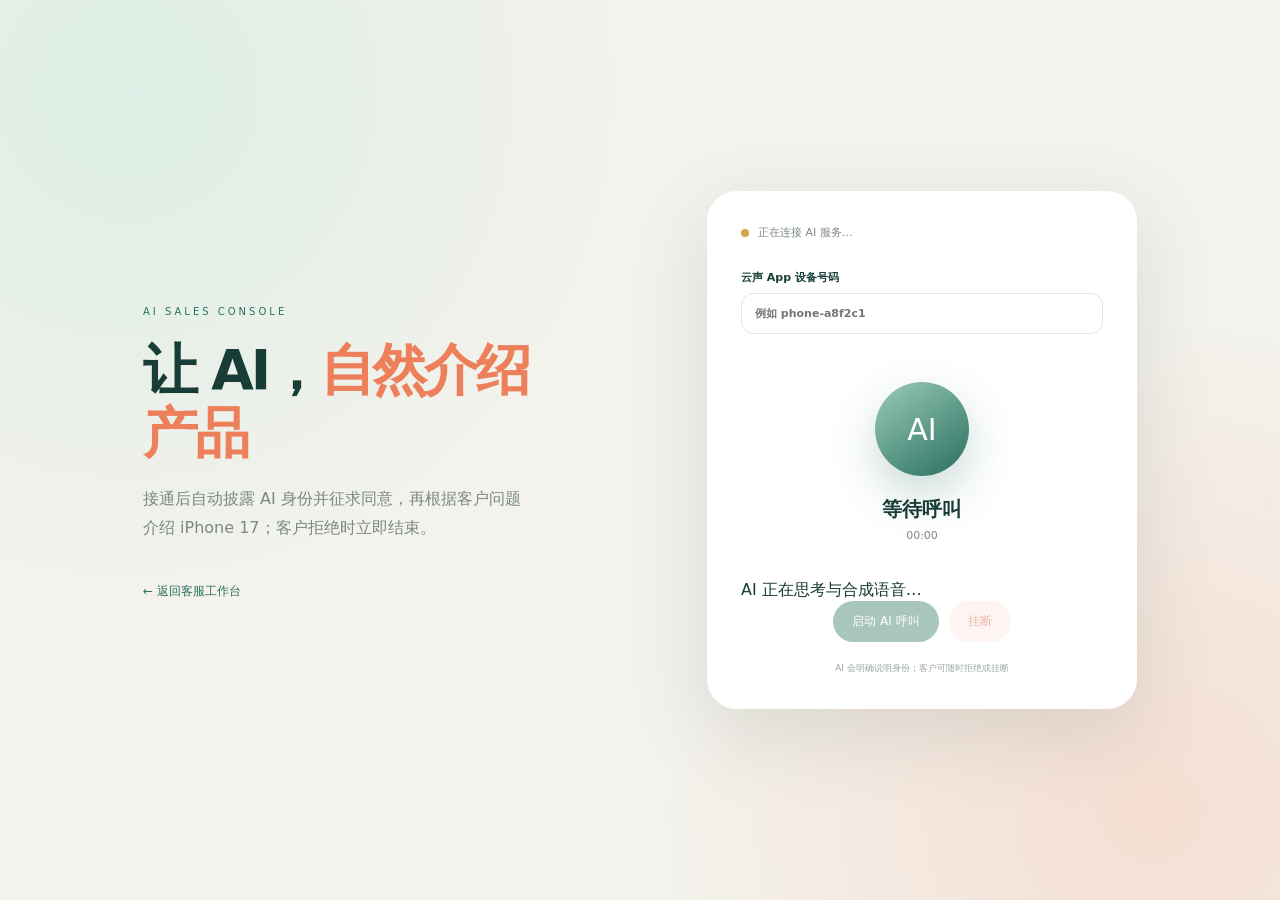
<file: static/call.html>
<!doctype html><html lang="zh-CN"><head><meta charset="UTF-8"><meta name="viewport" content="width=device-width,initial-scale=1"><title>AI 产品顾问呼叫台</title><link rel="stylesheet" href="/static/call.css?v=2"></head><body><main><section><small>AI SALES CONSOLE</small><h1>让 AI，<em>自然介绍产品</em></h1><p>接通后自动披露 AI 身份并征求同意，再根据客户问题介绍 iPhone 17；客户拒绝时立即结束。</p><a href="/">← 返回客服工作台</a></section><article><div class="state"><i id="dot"></i><span id="status">正在连接 AI 服务…</span></div><label>云声 App 设备号码<input id="target" placeholder="例如 phone-a8f2c1" autocomplete="off"></label><div class="avatar"><span>AI</span><b id="callName">等待呼叫</b><small id="timer">00:00</small></div><div id="dialog" class="dialog"></div><div id="thinking" class="thinking">AI 正在思考与合成语音…</div><div class="actions"><button id="call" class="primary" disabled>启动 AI 呼叫</button><button id="hangup" class="danger" disabled>挂断</button></div><audio id="remote" autoplay></audio><p class="tip">AI 会明确说明身份；客户可随时拒绝或挂断</p></article></main><script type="module" src="/static/desktop-call.js?v=3"></script></body></html>
</file>
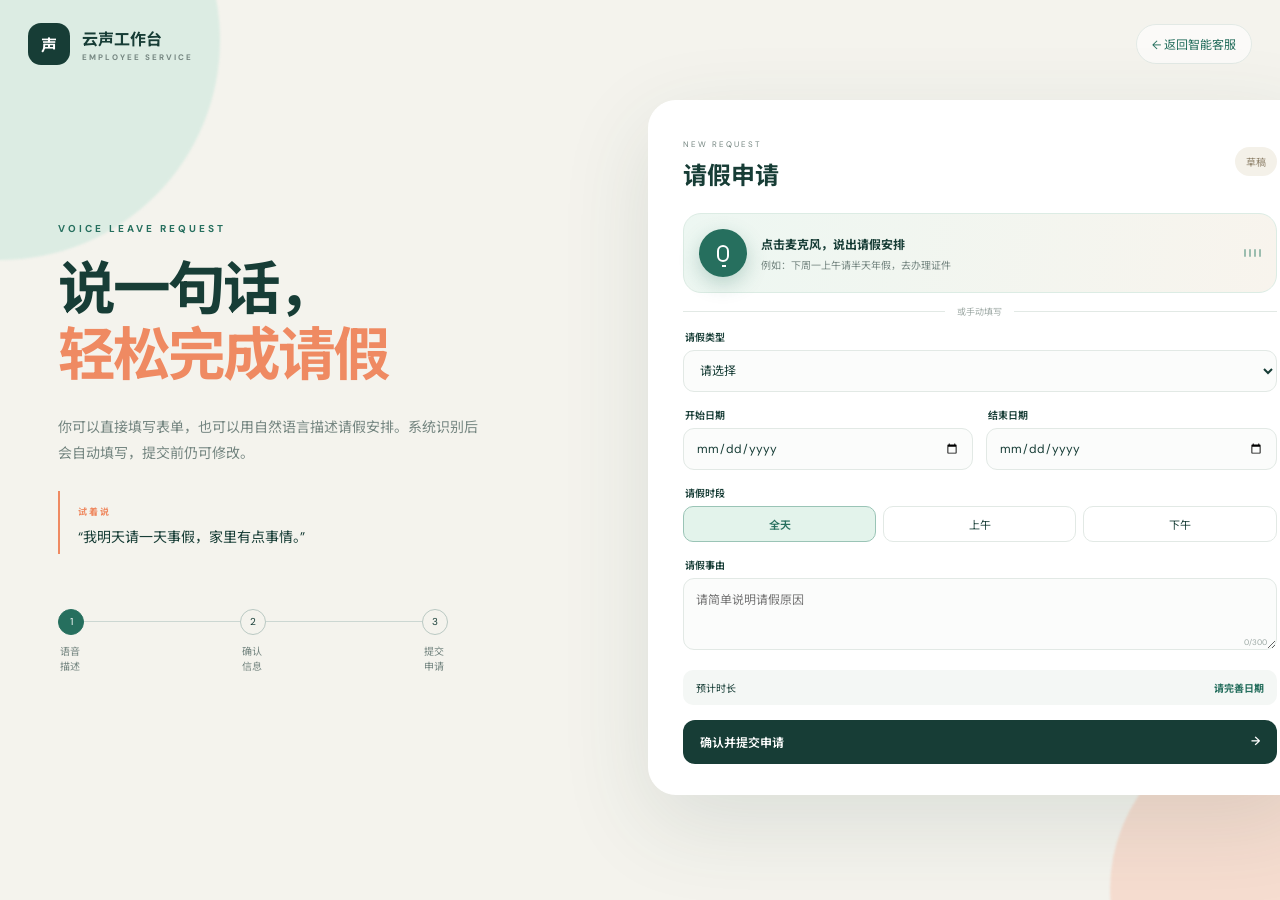
<file: static/leave.html>
<!doctype html>
<html lang="zh-CN">
<head>
  <meta charset="UTF-8">
  <meta name="viewport" content="width=device-width, initial-scale=1.0">
  <title>语音请假 · 云声工作台</title>
  <link rel="preconnect" href="https://fonts.googleapis.com">
  <link rel="preconnect" href="https://fonts.gstatic.com" crossorigin>
  <link href="https://fonts.googleapis.com/css2?family=DM+Sans:wght@400;500;600;700&family=Noto+Sans+SC:wght@400;500;600;700&display=swap" rel="stylesheet">
  <link rel="stylesheet" href="/static/leave.css?v=1">
</head>
<body>
  <div class="glow one"></div><div class="glow two"></div>
  <header>
    <a class="brand" href="/"><span>声</span><b>云声工作台<small>EMPLOYEE SERVICE</small></b></a>
    <a class="back" href="/">← 返回智能客服</a>
  </header>
  <main>
    <section class="intro">
      <div class="tag">VOICE LEAVE REQUEST</div>
      <h1>说一句话，<br><em>轻松完成请假</em></h1>
      <p>你可以直接填写表单，也可以用自然语言描述请假安排。系统识别后会自动填写，提交前仍可修改。</p>
      <div class="example"><span>试着说</span><p>“我明天请一天事假，家里有点事情。”</p></div>
      <div class="steps"><span class="active">1</span><i></i><span>2</span><i></i><span>3</span><p>语音描述</p><p>确认信息</p><p>提交申请</p></div>
    </section>

    <section class="card">
      <div class="card-head"><div><small>NEW REQUEST</small><h2>请假申请</h2></div><span class="draft">草稿</span></div>
      <div class="voice-box" id="voiceBox">
        <button id="micBtn" type="button" aria-label="开始语音输入"><i></i></button>
        <div><b id="voiceTitle">点击麦克风，说出请假安排</b><p id="transcript">例如：下周一上午请半天年假，去办理证件</p></div>
        <span class="waves"><i></i><i></i><i></i><i></i></span>
      </div>
      <div class="divider"><span>或手动填写</span></div>
      <form id="leaveForm">
        <div class="field full"><label for="leaveType">请假类型</label><select id="leaveType" required><option value="">请选择</option><option>事假</option><option>病假</option><option>年假</option><option>调休</option><option>婚假</option><option>产假</option><option>陪产假</option><option>其他</option></select></div>
        <div class="field"><label for="startDate">开始日期</label><input id="startDate" type="date" required></div>
        <div class="field"><label for="endDate">结束日期</label><input id="endDate" type="date" required></div>
        <div class="field full"><label>请假时段</label><div class="segments"><label><input type="radio" name="period" value="全天" checked><span>全天</span></label><label><input type="radio" name="period" value="上午"><span>上午</span></label><label><input type="radio" name="period" value="下午"><span>下午</span></label></div></div>
        <div class="field full"><label for="reason">请假事由</label><textarea id="reason" rows="3" maxlength="300" placeholder="请简单说明请假原因" required></textarea><small><span id="count">0</span>/300</small></div>
        <div class="summary" id="summary"><span>预计时长</span><b id="duration">请完善日期</b></div>
        <button class="submit" type="submit">确认并提交申请 <span>→</span></button>
      </form>
      <div class="success" id="success"><span>✓</span><h3>请假申请已提交</h3><p id="successText"></p><button type="button" id="againBtn">再提交一条</button></div>
    </section>
  </main>
  <script src="/static/leave.js?v=4"></script>
</body>
</html>
</file>
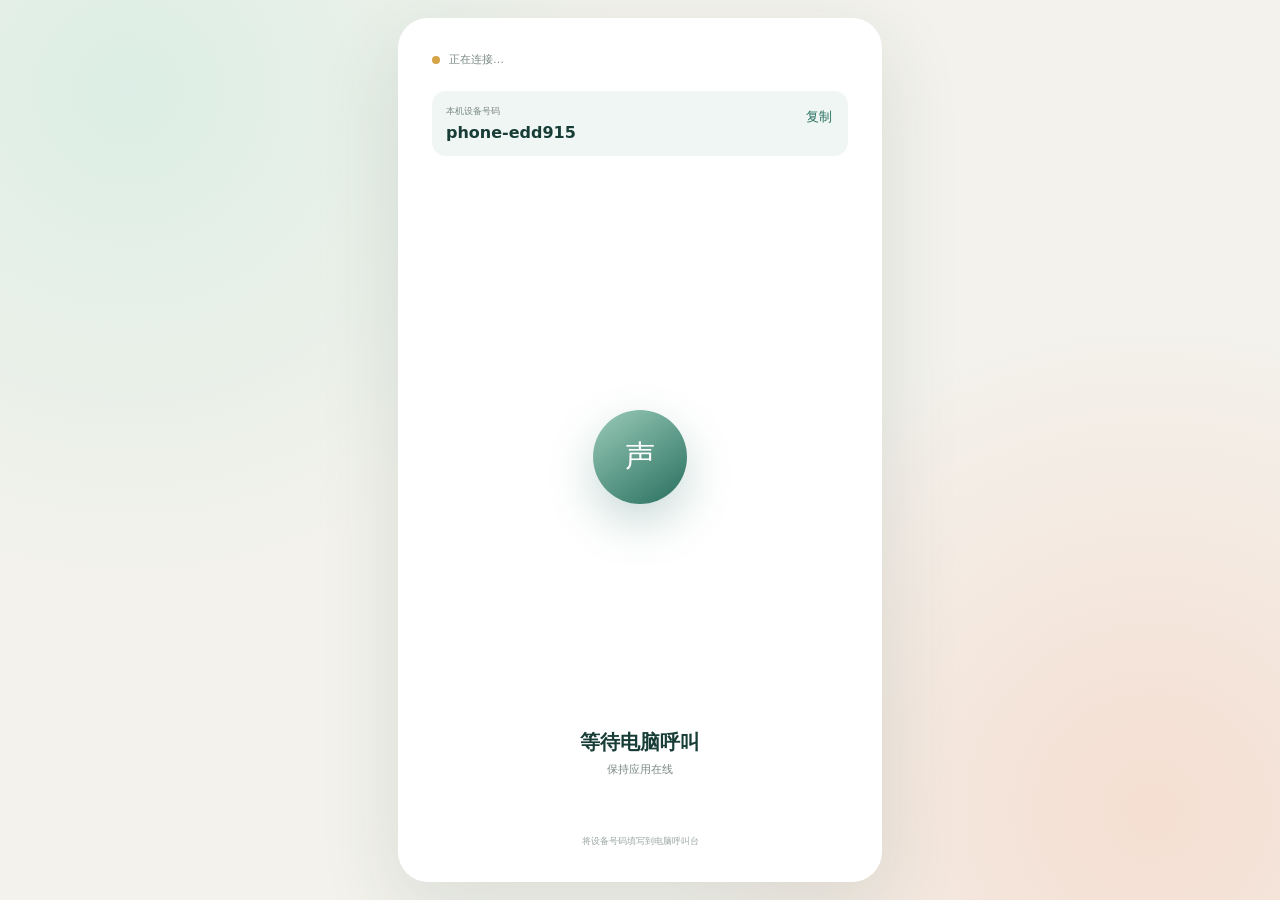
<file: static/mobile.html>
<!doctype html><html lang="zh-CN"><head><meta charset="UTF-8"><meta name="viewport" content="width=device-width,initial-scale=1,maximum-scale=1,user-scalable=no"><title>云声电话</title><link rel="stylesheet" href="/static/call.css?v=2"></head><body class="phone"><main><article><div class="state"><i id="dot"></i><span id="status">正在连接…</span></div><div class="device"><small>本机设备号码</small><b id="deviceId"></b><button id="copy">复制</button></div><div class="avatar"><span>声</span><b id="caller">等待电脑呼叫</b><small id="timer">保持应用在线</small></div><div class="incoming" id="incoming"><button id="reject" class="danger">拒绝</button><button id="accept" class="primary">接听</button></div><div class="actions" id="inCall"><button id="mute">静音</button><button id="hangup" class="danger">挂断</button></div><audio id="remote" autoplay></audio><p class="tip">将设备号码填写到电脑呼叫台</p></article></main><script type="module" src="/static/mobile-call.js?v=4"></script></body></html>
</file>
<file: static/call.css>
:root{--ink:#173d36;--green:#28715f;--orange:#ed805b;--cream:#f3f2ec;--muted:#7a8985}*{box-sizing:border-box}body{margin:0;min-height:100vh;background:radial-gradient(circle at 10% 10%,#dceee5,transparent 35%),radial-gradient(circle at 90% 90%,#f5ded2,transparent 35%),var(--cream);font-family:"Noto Sans SC",system-ui;color:var(--ink)}main{min-height:100vh;max-width:1050px;margin:auto;padding:8vh 28px;display:grid;grid-template-columns:1fr 430px;gap:10vw;align-items:center}section small{letter-spacing:3px;font-size:10px;color:var(--green)}h1{font-size:55px;line-height:1.15;letter-spacing:-3px;margin:20px 0}h1 em{font-style:normal;color:var(--orange)}section p{color:var(--muted);line-height:1.8;max-width:390px}section a{display:inline-block;margin-top:24px;color:var(--green);text-decoration:none;font-size:12px}article{background:#fff;border-radius:30px;padding:34px;box-shadow:0 25px 80px #274b4120}.state{display:flex;align-items:center;gap:9px;font-size:11px;color:var(--muted)}.state i{width:8px;height:8px;border-radius:50%;background:#d4a447}.state i.online{background:#39ad79;box-shadow:0 0 0 5px #def3e8}label{display:block;margin-top:30px;font-size:11px;font-weight:600}input{display:block;width:100%;margin-top:8px;padding:13px;border:1px solid #dfe8e3;border-radius:12px;font:inherit;color:var(--ink);outline:none}.avatar{text-align:center;padding:48px 0 38px}.avatar>span{width:94px;height:94px;border-radius:50%;display:grid;place-items:center;margin:auto;background:linear-gradient(145deg,#9bcbb9,#286f5e);color:#fff;font-size:30px;box-shadow:0 18px 45px #286f5e40}.avatar b,.avatar small{display:block}.avatar b{font-size:20px;margin-top:20px}.avatar small{font-size:11px;color:var(--muted);margin-top:6px}.actions,.incoming{display:flex;gap:10px;justify-content:center}.actions button,.incoming button{border:0;border-radius:99px;padding:12px 19px;font:inherit;font-size:12px;cursor:pointer;background:#edf2ef;color:var(--ink)}button.primary{background:var(--green);color:#fff}button.danger{background:#fee8e2;color:#cb5038}button:disabled{opacity:.4}.tip{text-align:center;font-size:9px;color:#9ba7a3;margin:20px 0 0}.phone main{display:block;max-width:520px;padding:18px}.phone article{min-height:calc(100vh - 36px);display:flex;flex-direction:column}.device{margin-top:24px;background:#f0f6f3;padding:14px;border-radius:14px;position:relative}.device small,.device b{display:block}.device small{font-size:9px;color:var(--muted)}.device b{margin-top:5px}.device button{position:absolute;right:10px;top:16px;border:0;background:transparent;color:var(--green)}.phone .avatar{flex:1;display:flex;flex-direction:column;justify-content:center}.incoming,.phone .actions{display:none}.incoming.show,.phone .actions.show{display:flex}@media(max-width:800px){main{display:block;padding:28px 18px}section{margin-bottom:34px}h1{font-size:40px}article{padding:24px}}
</file>
<file: static/leave.css>
:root{--ink:#173d36;--green:#266f5e;--mint:#e3f3eb;--orange:#ef8a62;--cream:#f4f3ed;--line:#e2e9e5;--muted:#758681}*{box-sizing:border-box}body{margin:0;min-height:100vh;background:var(--cream);color:var(--ink);font-family:"DM Sans","Noto Sans SC",sans-serif}.glow{position:fixed;border-radius:50%;filter:blur(1px);pointer-events:none}.glow.one{width:440px;height:440px;background:#dcece3;left:-220px;top:-180px}.glow.two{width:340px;height:340px;background:#f6ddd0;right:-170px;bottom:-160px}header{height:88px;max-width:1320px;margin:auto;padding:0 28px;display:flex;align-items:center;justify-content:space-between;position:relative}.brand{display:flex;align-items:center;gap:12px;text-decoration:none;color:inherit}.brand>span{width:42px;height:42px;border-radius:13px;background:var(--ink);color:#fff;display:grid;place-items:center;font-weight:700}.brand b{font-size:16px}.brand small{display:block;font-size:8px;letter-spacing:2px;color:var(--muted);margin-top:2px}.back{font-size:12px;color:var(--green);text-decoration:none;border:1px solid var(--line);padding:10px 15px;border-radius:99px;background:#ffffff99}main{max-width:1220px;margin:12px auto 60px;padding:0 28px;display:grid;grid-template-columns:43% 57%;align-items:center;gap:7vw;position:relative}.tag{font-size:10px;font-weight:700;letter-spacing:3px;color:var(--green);margin-bottom:22px}.intro h1{font-size:clamp(40px,4.5vw,66px);line-height:1.15;letter-spacing:-3px;margin:0}.intro h1 em{font-style:normal;color:var(--orange)}.intro>p{max-width:430px;color:var(--muted);font-size:14px;line-height:1.9;margin:24px 0}.example{border-left:2px solid var(--orange);padding:8px 0 8px 18px}.example span{font-size:9px;letter-spacing:2px;color:var(--orange);font-weight:700}.example p{margin:6px 0 0;font-size:14px}.steps{margin-top:55px;display:grid;grid-template-columns:26px 1fr 26px 1fr 26px;align-items:center;width:390px}.steps span{width:26px;height:26px;border-radius:50%;border:1px solid #b9c8c2;display:grid;place-items:center;font-size:10px}.steps span.active{background:var(--green);border-color:var(--green);color:#fff}.steps i{height:1px;background:#ccd7d2}.steps p{font-size:10px;color:var(--muted);text-align:center;margin:8px 0 0;transform:translateX(-1px)}.steps p:nth-of-type(1){grid-column:1}.steps p:nth-of-type(2){grid-column:3}.steps p:nth-of-type(3){grid-column:5}.card{background:#fff;border:1px solid #ffffff;border-radius:28px;padding:30px 34px;box-shadow:0 28px 90px rgba(40,77,67,.12)}.card-head{display:flex;justify-content:space-between;align-items:center;margin-bottom:22px}.card-head small{font-size:8px;letter-spacing:2px;color:var(--muted)}.card-head h2{margin:4px 0 0;font-size:24px}.draft{font-size:10px;background:#f4f1e9;color:#8e816a;padding:7px 11px;border-radius:99px}.voice-box{display:flex;align-items:center;gap:14px;background:linear-gradient(100deg,#edf7f2,#f8f4ed);border:1px solid #dcece4;border-radius:18px;padding:15px}.voice-box>button{width:48px;height:48px;flex:0 0 auto;border:0;border-radius:50%;background:var(--green);display:grid;place-items:center;cursor:pointer;box-shadow:0 7px 20px #266f5e44}.voice-box>button i{width:12px;height:17px;border:2px solid #fff;border-radius:7px;position:relative}.voice-box>button i:after{content:"";position:absolute;left:3px;bottom:-7px;width:4px;height:5px;border-bottom:2px solid #fff}.voice-box.listening>button{background:var(--orange);animation:pulse .8s infinite alternate}.voice-box>div{min-width:0;flex:1}.voice-box b{display:block;font-size:12px}.voice-box p{font-size:10px;color:var(--muted);margin:4px 0 0;white-space:nowrap;overflow:hidden;text-overflow:ellipsis}.waves{display:flex;align-items:center;gap:3px}.waves i{width:2px;height:8px;background:#9bbdaf;border-radius:4px}.voice-box.listening .waves i{animation:wave .7s infinite alternate}.waves i:nth-child(2){animation-delay:.15s!important}.waves i:nth-child(3){animation-delay:.3s!important}.divider{height:36px;display:flex;align-items:center;justify-content:center;color:#a0aba7;font-size:9px}.divider:before,.divider:after{content:"";height:1px;background:var(--line);flex:1}.divider span{padding:0 12px}form{display:grid;grid-template-columns:1fr 1fr;gap:15px 13px}.field{position:relative}.field.full{grid-column:1/-1}.field>label{font-size:10px;font-weight:600;display:block;margin:0 0 6px 2px}.field input,.field select,.field textarea{width:100%;border:1px solid var(--line);border-radius:11px;background:#fbfcfb;padding:11px 12px;color:var(--ink);font:inherit;font-size:12px;outline:none}.field input:focus,.field select:focus,.field textarea:focus{border-color:#7bad9f;box-shadow:0 0 0 3px #e3f3eb}.field textarea{resize:vertical}.field>small{position:absolute;right:10px;bottom:8px;font-size:8px;color:#9da9a5}.segments{display:grid;grid-template-columns:repeat(3,1fr);gap:7px}.segments input{position:absolute;opacity:0}.segments span{display:block;text-align:center;border:1px solid var(--line);border-radius:10px;padding:9px;font-size:11px;cursor:pointer}.segments input:checked+span{background:var(--mint);border-color:#9ac4b6;color:var(--green);font-weight:600}.summary{grid-column:1/-1;background:#f4f7f5;border-radius:10px;padding:10px 13px;display:flex;justify-content:space-between;font-size:10px}.summary b{color:var(--green)}.submit{grid-column:1/-1;border:0;background:var(--ink);color:#fff;border-radius:12px;padding:13px 17px;font:inherit;font-size:12px;font-weight:600;display:flex;justify-content:space-between;cursor:pointer}.success{display:none;text-align:center;padding:70px 20px}.success>span{width:58px;height:58px;border-radius:50%;background:var(--mint);color:var(--green);font-size:25px;display:grid;place-items:center;margin:auto}.success h3{font-size:22px;margin:20px 0 8px}.success p{color:var(--muted);font-size:12px}.success button{margin-top:16px;border:1px solid var(--line);background:#fff;border-radius:99px;padding:9px 16px;color:var(--green);cursor:pointer}@keyframes pulse{to{transform:scale(1.08)}}@keyframes wave{to{height:22px}}@media(max-width:850px){header{height:72px;padding:0 18px}.back{padding:8px 10px}main{display:block;padding:18px;margin:0}.intro{margin:20px 4px 36px}.intro h1{font-size:42px}.intro>p{margin:18px 0}.steps{display:none}.card{padding:24px 18px;border-radius:22px}}@media(max-width:430px){form{grid-template-columns:1fr}.field{grid-column:1/-1}.card-head{margin-bottom:16px}.voice-box p{max-width:190px}}
</file>
